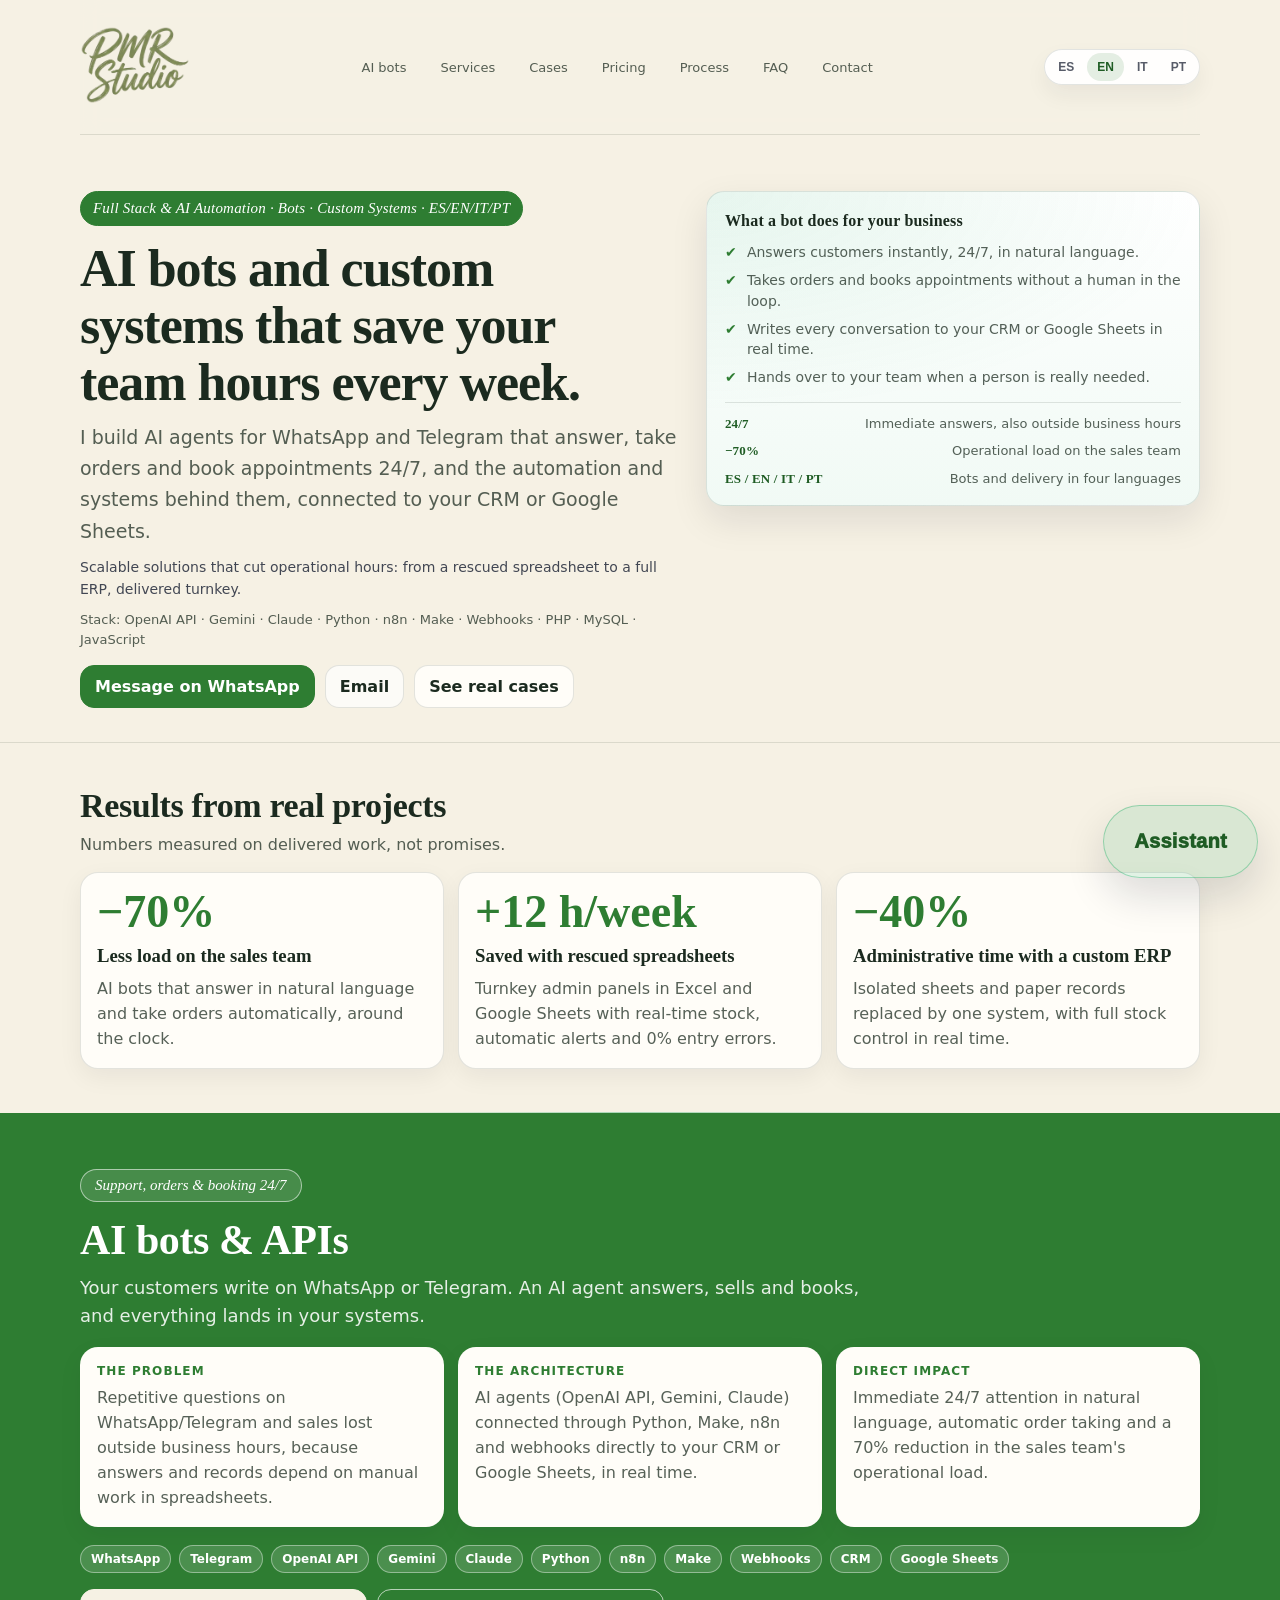
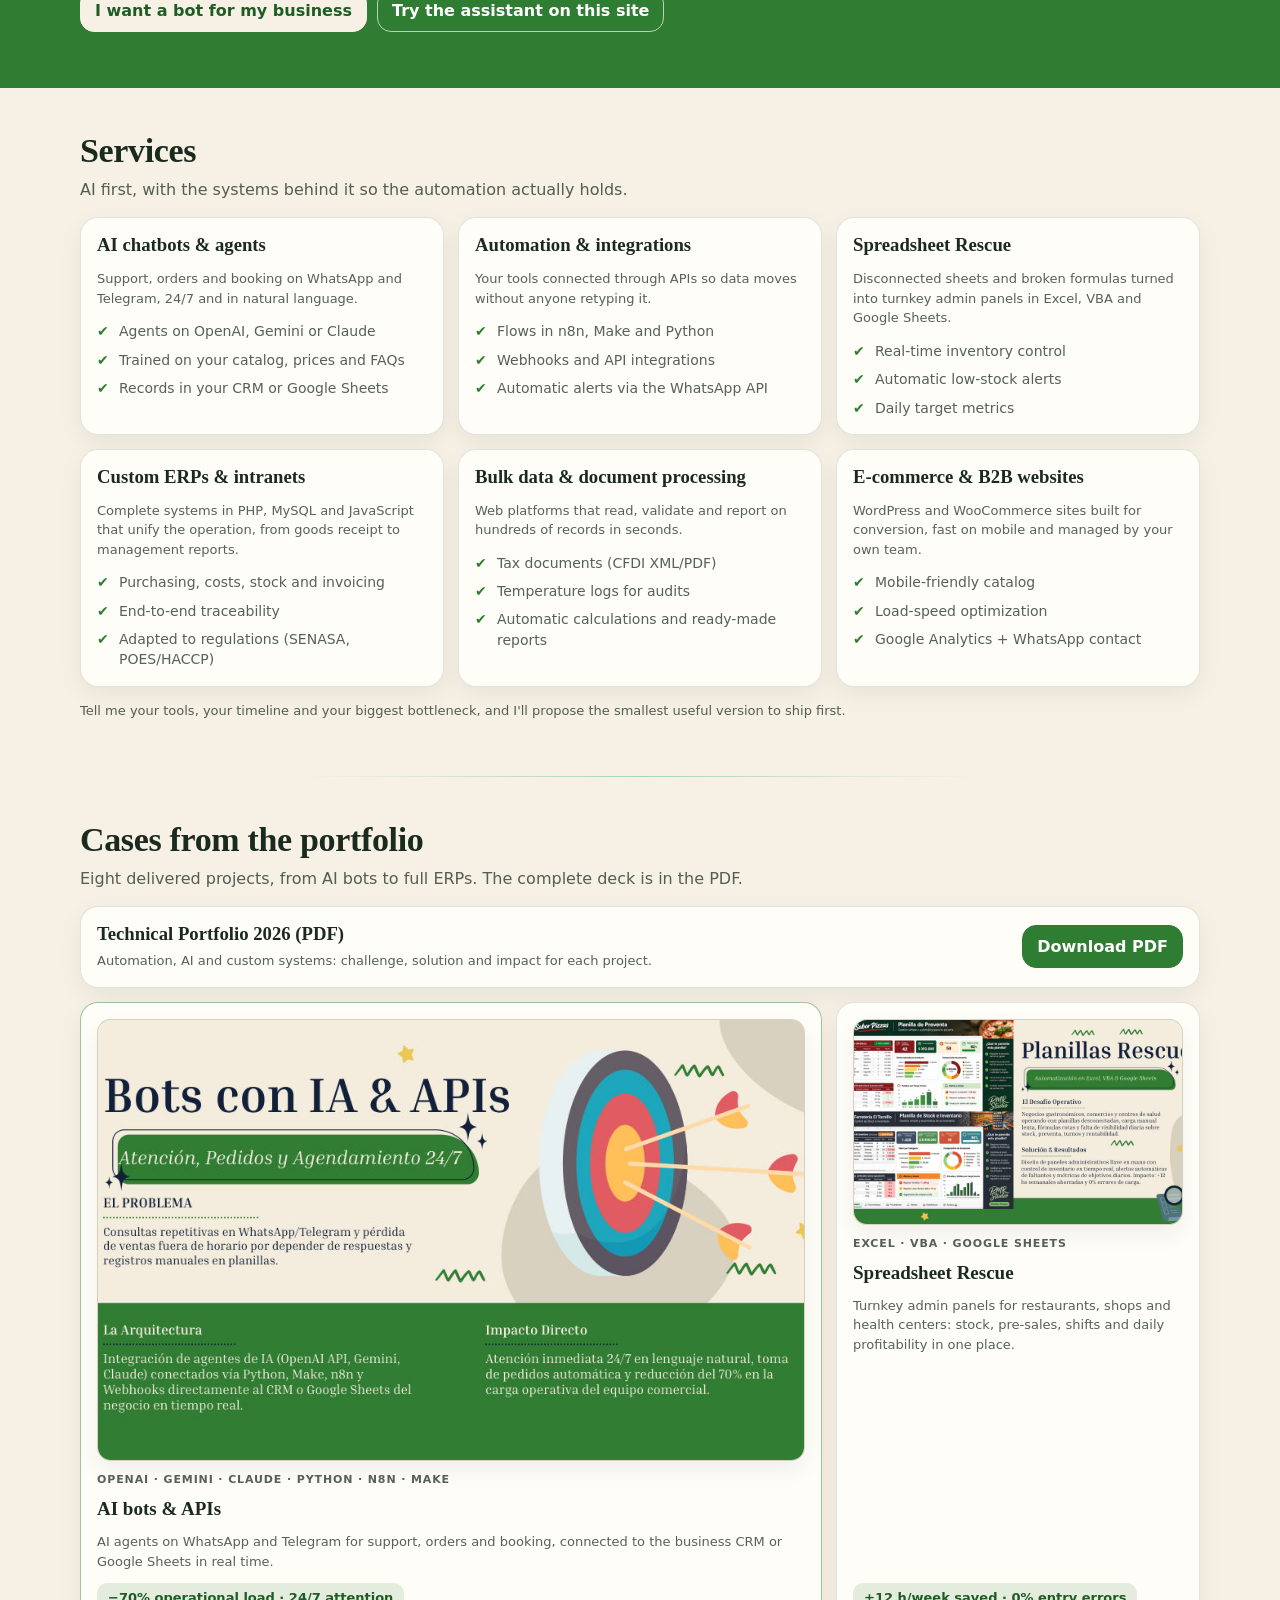
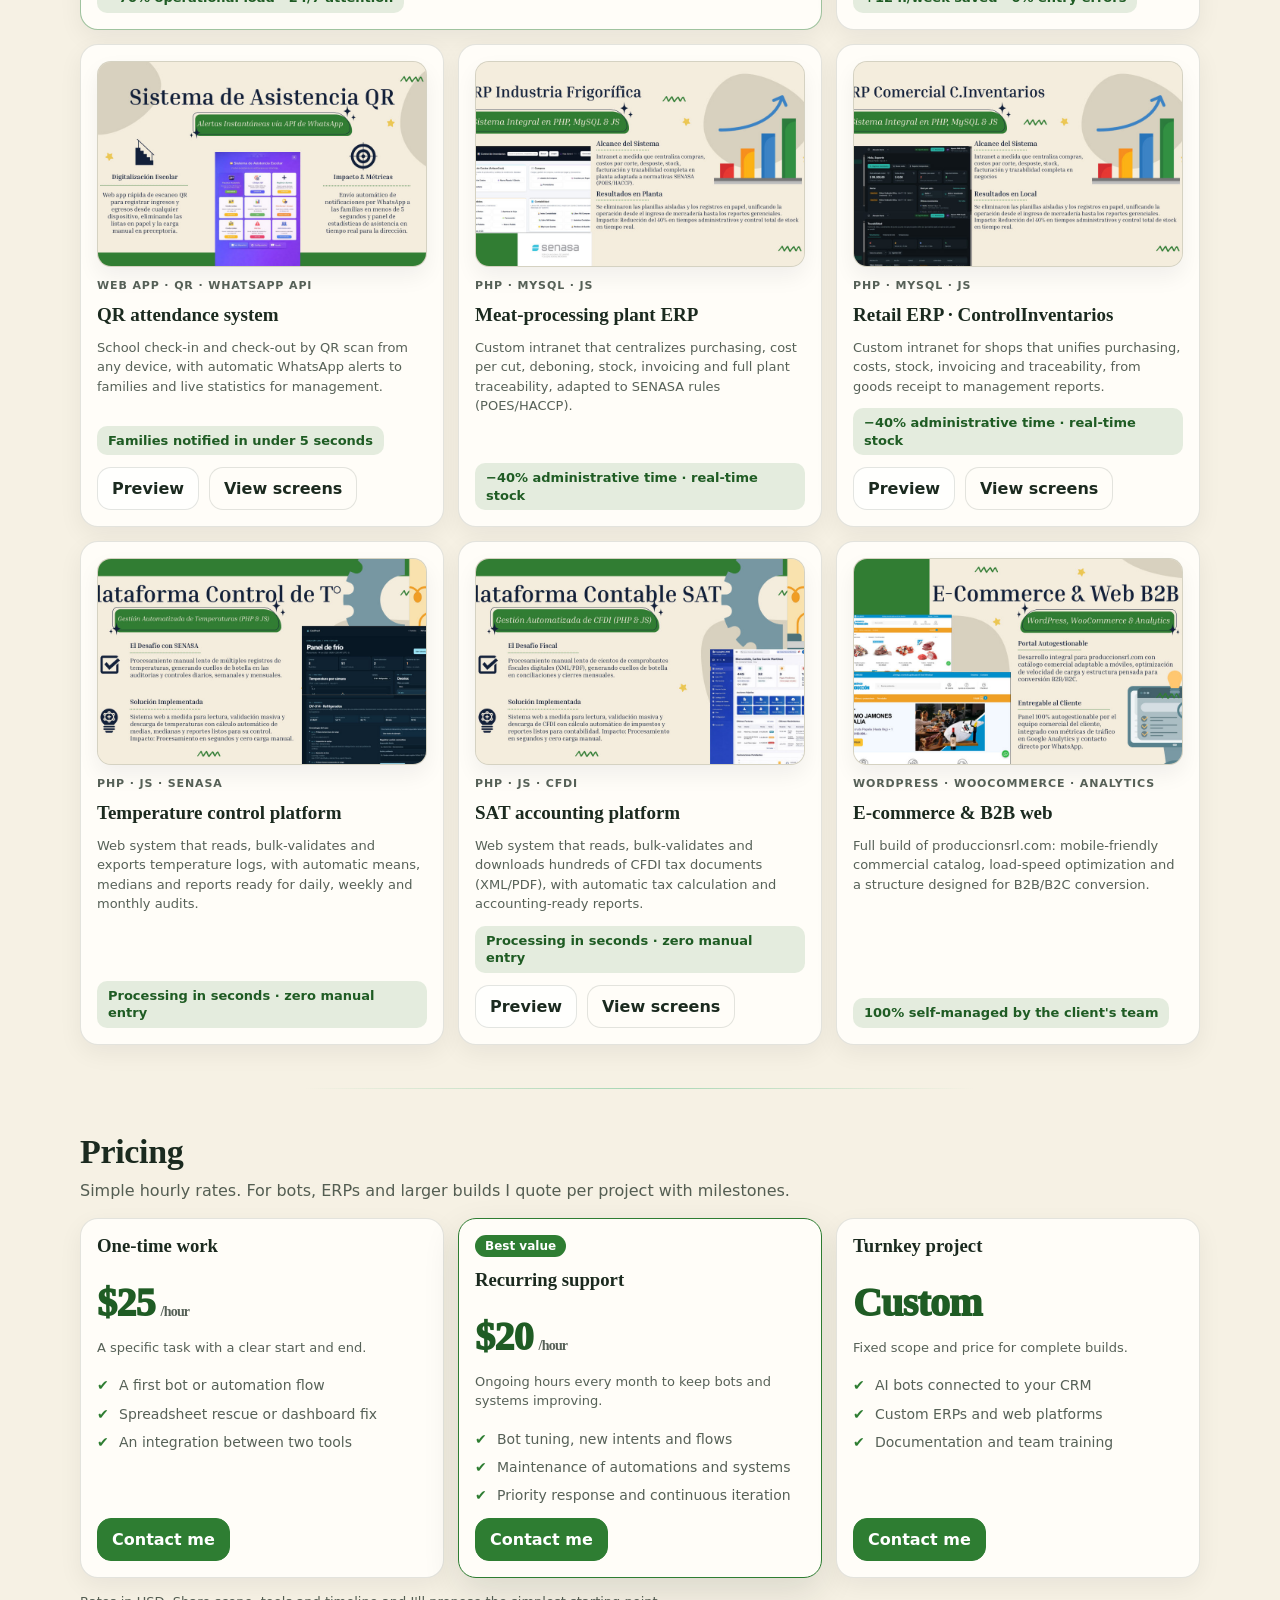
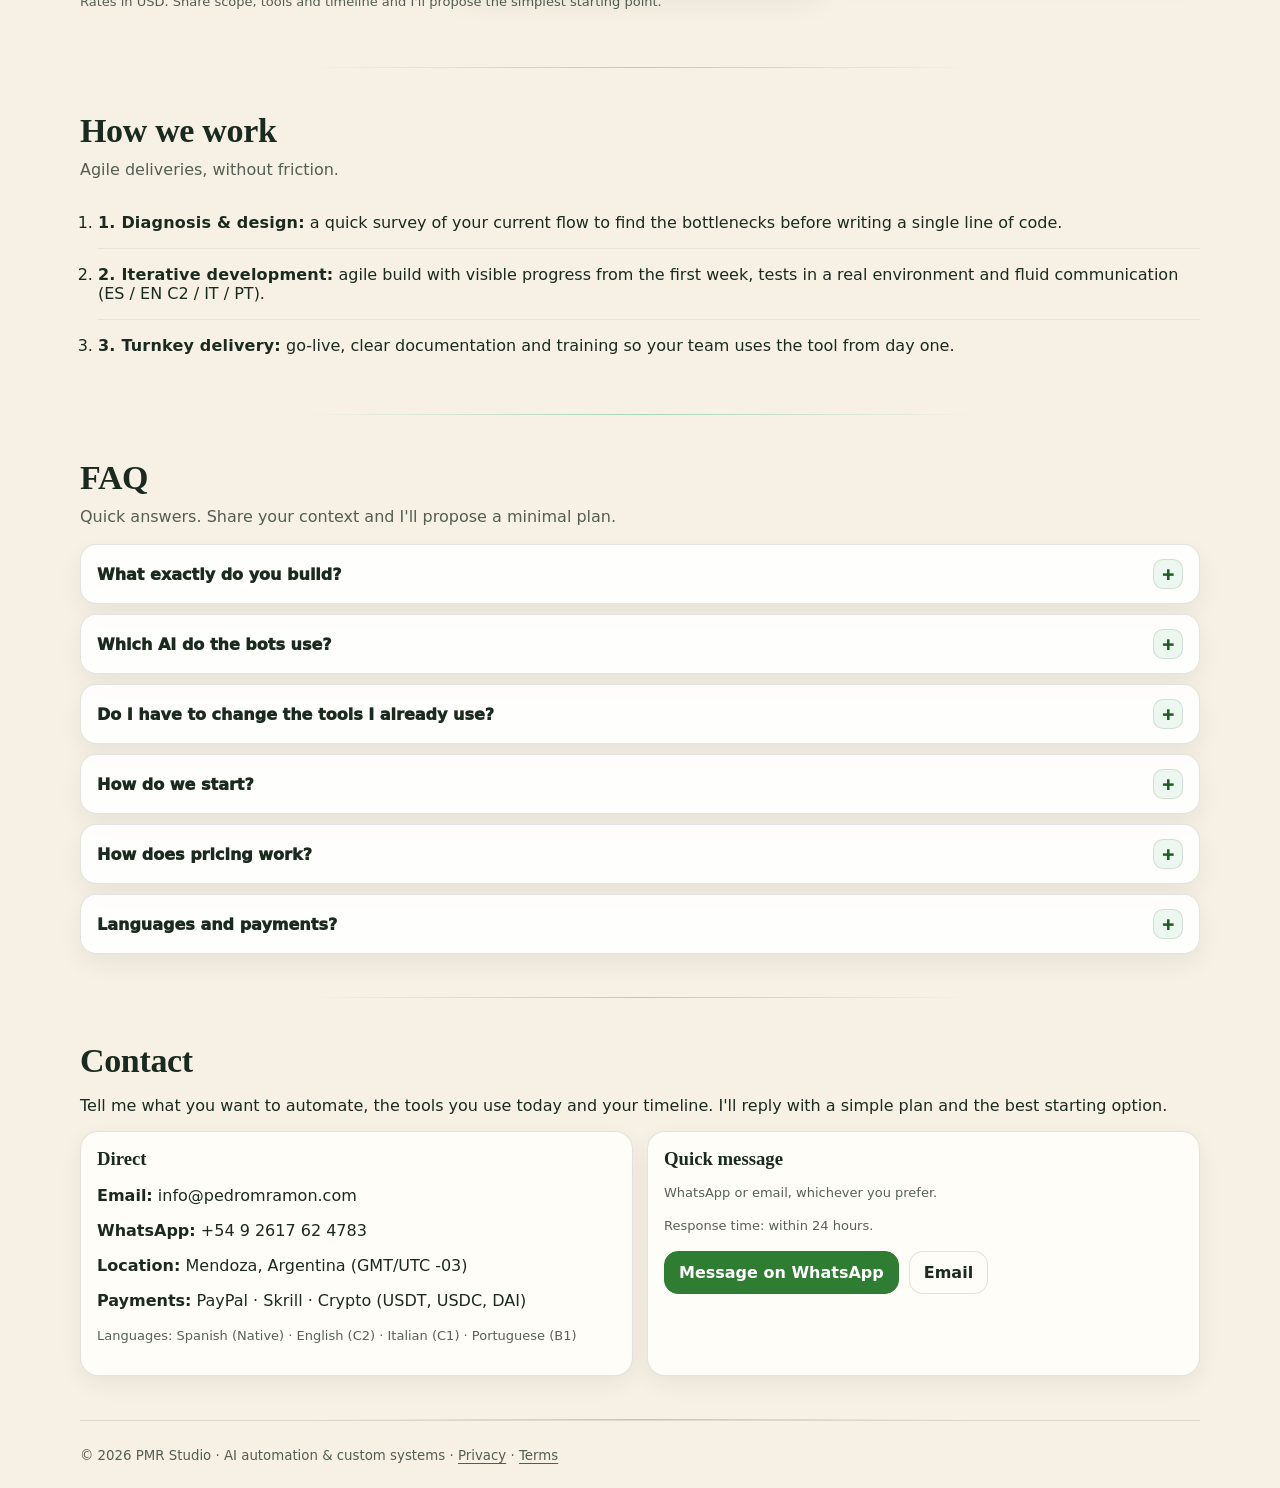
<file: index.html>
<!doctype html>
<html lang="en">
<head>
  <meta charset="utf-8" />
  <meta name="viewport" content="width=device-width,initial-scale=1" />

  <title>PMR Studio | AI Bots, Automation & Custom Systems (ES/EN/IT/PT)</title>
  <meta
    name="description"
    content="AI bots for WhatsApp & Telegram, automation and custom systems that save your team hours of manual work. Full stack & AI automation in ES/EN/IT/PT."
  />
  <meta name="robots" content="index, follow" />
  <link rel="canonical" href="https://pmrstudio.site/" />

  <!-- Favicons -->
  <link rel="icon" href="favicon.ico" sizes="any" />
  <link rel="icon" type="image/png" sizes="32x32" href="assets/img/brand/favicon-32x32.png" />
  <link rel="apple-touch-icon" href="assets/img/brand/apple-touch-icon.png" />

  <!-- OpenGraph -->
  <meta property="og:title" content="PMR Studio | AI Bots, Automation & Custom Systems (ES/EN/IT/PT)" />
  <meta property="og:description" content="AI bots that answer, take orders and book 24/7, plus automation and custom systems connected to your CRM or Google Sheets." />
  <meta property="og:type" content="website" />
  <meta property="og:url" content="https://pmrstudio.site/" />
  <meta property="og:image" content="https://pmrstudio.site/assets/img/brand/og-cover.jpg" />
  <meta property="og:locale" content="en_US" />

  <!-- Twitter -->
  <meta name="twitter:card" content="summary_large_image" />
  <meta name="twitter:title" content="PMR Studio | AI Bots, Automation & Custom Systems (ES/EN/IT/PT)" />
  <meta name="twitter:description" content="AI bots, automation and custom systems that save hours of manual work." />
  <meta name="twitter:image" content="https://pmrstudio.site/assets/img/brand/og-cover.jpg" />

  <meta name="theme-color" content="#2e7d32" />

  <!-- Structured data -->
  <script type="application/ld+json">
  {
    "@context": "https://schema.org",
    "@type": "ProfessionalService",
    "name": "PMR Studio",
    "url": "https://pmrstudio.site/",
    "description": "Full Stack & AI Automation: AI bots for WhatsApp and Telegram, workflow automation, custom ERPs and internal systems (ES/EN/IT/PT).",
    "areaServed": "Worldwide",
    "founder": { "@type": "Person", "name": "Pedro M. Ramón" },
    "email": "info@pedromramon.com",
    "telephone": "+54 9 2617 62 4783",
    "address": { "@type": "PostalAddress", "addressLocality": "Mendoza", "addressCountry": "AR" },
    "knowsLanguage": ["en","es","it","pt"],
    "sameAs": ["https://www.workana.com/freelancer/1f096dfb4228fc9669b3d3e833f9e162"]
  }
  </script>

  <link rel="stylesheet" href="assets/style.css?v=20261127" />
</head>

<body>
  <a id="top"></a>

  <!-- HEADER -->
  <header class="container header" data-header>
    <a href="#top" class="brand brand-logo" aria-label="Back to top">
      <img src="assets/img/brand/logo-pmrstudio.png" alt="PMR Studio" />
    </a>

    <div class="nav-wrap" data-navwrap>
      <nav id="site-nav" class="nav" data-nav>
        <a href="#ai" data-i18n="nav_ai">AI bots</a>
        <a href="#services" data-i18n="nav_services">Services</a>
        <a href="#portfolio" data-i18n="nav_portfolio">Cases</a>
        <a href="#tiers" data-i18n="nav_tiers">Pricing</a>
        <a href="#process" data-i18n="nav_process">Process</a>
        <a href="#faq" data-i18n="nav_faq">FAQ</a>
        <a href="#contact" data-i18n="nav_contact">Contact</a>
      </nav>
    </div>

    <div class="header-actions">
      <div class="lang" aria-label="Language switch">
        <button class="chip" data-lang="es" aria-pressed="false">ES</button>
        <button class="chip is-active" data-lang="en" aria-pressed="true">EN</button>
        <button class="chip" data-lang="it" aria-pressed="false">IT</button>
        <button class="chip" data-lang="pt" aria-pressed="false">PT</button>
      </div>

      <button class="burger" type="button" aria-label="Open menu" aria-controls="site-nav" aria-expanded="false" data-burger>
        <span></span><span></span><span></span>
      </button>
    </div>
  </header>

  <main>
    <!-- HERO -->
    <section class="hero">
      <div class="container hero-inner">
        <div class="hero-copy">
          <span class="pill" data-i18n="hero_pill">Full Stack & AI Automation · Bots · Custom Systems · ES/EN/IT/PT</span>

          <h1 data-i18n="hero_h1">AI bots and custom systems that save your team hours every week.</h1>

          <p class="lead" data-i18n="hero_lead">
            I build AI agents for WhatsApp and Telegram that answer, take orders and book appointments 24/7, and the automation and systems behind them, connected to your CRM or Google Sheets.
          </p>

          <p class="hero-micro" data-i18n="hero_micro">
            Scalable solutions that cut operational hours: from a rescued spreadsheet to a full ERP, delivered turnkey.
          </p>

          <p class="small hero-stack" data-i18n="hero_stack">
            Stack: OpenAI API · Gemini · Claude · Python · n8n · Make · Webhooks · PHP · MySQL · JavaScript
          </p>

          <div class="cta">
            <a class="btn primary" href="https://wa.me/5492617624783" target="_blank" rel="noopener" data-i18n="cta_whatsapp">Message on WhatsApp</a>
            <a class="btn ghost" href="mailto:info@pedromramon.com" data-i18n="cta_email">Email</a>
            <a class="btn" href="#portfolio" data-i18n="cta_cases">See real cases</a>
          </div>
        </div>

        <aside class="hero-card card lift">
          <h3 data-i18n="hero_card_title">What a bot does for your business</h3>

          <ul class="checklist">
            <li data-i18n="hero_card_b1">Answers customers instantly, 24/7, in natural language.</li>
            <li data-i18n="hero_card_b2">Takes orders and books appointments without a human in the loop.</li>
            <li data-i18n="hero_card_b3">Writes every conversation to your CRM or Google Sheets in real time.</li>
            <li data-i18n="hero_card_b4">Hands over to your team when a person is really needed.</li>
          </ul>

          <div class="hero-kpis">
            <div class="hero-kpi">
              <strong>24/7</strong>
              <span data-i18n="hero_kpi1_l">Immediate answers, also outside business hours</span>
            </div>
            <div class="hero-kpi">
              <strong>−70%</strong>
              <span data-i18n="hero_kpi2_l">Operational load on the sales team</span>
            </div>
            <div class="hero-kpi">
              <strong>ES / EN / IT / PT</strong>
              <span data-i18n="hero_kpi3_l">Bots and delivery in four languages</span>
            </div>
          </div>
        </aside>
      </div>
    </section>

    <!-- RESULTS -->
    <section id="proof" class="container section">
      <h2 data-i18n="proof_title">Results from real projects</h2>
      <p class="sub" data-i18n="proof_sub">Numbers measured on delivered work, not promises.</p>

      <div class="grid">
        <article class="card lift reveal stat">
          <div class="stat-num">−70%</div>
          <h3 data-i18n="proof1_t">Less load on the sales team</h3>
          <p data-i18n="proof1_d">AI bots that answer in natural language and take orders automatically, around the clock.</p>
        </article>

        <article class="card lift reveal stat">
          <div class="stat-num" data-i18n="proof2_n">+12 h/week</div>
          <h3 data-i18n="proof2_t">Saved with rescued spreadsheets</h3>
          <p data-i18n="proof2_d">Turnkey admin panels in Excel and Google Sheets with real-time stock, automatic alerts and 0% entry errors.</p>
        </article>

        <article class="card lift reveal stat">
          <div class="stat-num">−40%</div>
          <h3 data-i18n="proof3_t">Administrative time with a custom ERP</h3>
          <p data-i18n="proof3_d">Isolated sheets and paper records replaced by one system, with full stock control in real time.</p>
        </article>
      </div>
    </section>

    <!-- AI BOTS (featured) -->
    <section id="ai" class="band">
      <div class="container">
        <span class="band-tag" data-i18n="ai_tag">Support, orders & booking 24/7</span>
        <h2 data-i18n="ai_title">AI bots & APIs</h2>
        <p class="sub" data-i18n="ai_sub">
          Your customers write on WhatsApp or Telegram. An AI agent answers, sells and books, and everything lands in your systems.
        </p>

        <div class="grid">
          <div class="card reveal">
            <strong class="eyebrow" data-i18n="ai_p_t">The problem</strong>
            <p data-i18n="ai_p_d">Repetitive questions on WhatsApp/Telegram and sales lost outside business hours, because answers and records depend on manual work in spreadsheets.</p>
          </div>
          <div class="card reveal">
            <strong class="eyebrow" data-i18n="ai_a_t">The architecture</strong>
            <p data-i18n="ai_a_d">AI agents (OpenAI API, Gemini, Claude) connected through Python, Make, n8n and webhooks directly to your CRM or Google Sheets, in real time.</p>
          </div>
          <div class="card reveal">
            <strong class="eyebrow" data-i18n="ai_i_t">Direct impact</strong>
            <p data-i18n="ai_i_d">Immediate 24/7 attention in natural language, automatic order taking and a 70% reduction in the sales team's operational load.</p>
          </div>
        </div>

        <div class="badges" aria-hidden="true">
          <span class="badge">WhatsApp</span>
          <span class="badge">Telegram</span>
          <span class="badge">OpenAI API</span>
          <span class="badge">Gemini</span>
          <span class="badge">Claude</span>
          <span class="badge">Python</span>
          <span class="badge">n8n</span>
          <span class="badge">Make</span>
          <span class="badge">Webhooks</span>
          <span class="badge">CRM</span>
          <span class="badge">Google Sheets</span>
        </div>

        <div class="cta">
          <a class="btn primary" href="https://wa.me/5492617624783" target="_blank" rel="noopener" data-i18n="ai_cta">I want a bot for my business</a>
          <button class="btn" type="button" data-chat-open data-i18n="ai_try">Try the assistant on this site</button>
        </div>
      </div>
    </section>

    <!-- SERVICES -->
    <section id="services" class="container section">
      <h2 data-i18n="services_title">Services</h2>
      <p class="sub" data-i18n="services_sub">AI first, with the systems behind it so the automation actually holds.</p>

      <div class="grid">
        <article class="card lift reveal">
          <h3 data-i18n="svc1_t">AI chatbots & agents</h3>
          <p class="small" data-i18n="svc1_d">Support, orders and booking on WhatsApp and Telegram, 24/7 and in natural language.</p>
          <ul class="checklist">
            <li data-i18n="svc1_b1">Agents on OpenAI, Gemini or Claude</li>
            <li data-i18n="svc1_b2">Trained on your catalog, prices and FAQs</li>
            <li data-i18n="svc1_b3">Records in your CRM or Google Sheets</li>
          </ul>
        </article>

        <article class="card lift reveal">
          <h3 data-i18n="svc2_t">Automation & integrations</h3>
          <p class="small" data-i18n="svc2_d">Your tools connected through APIs so data moves without anyone retyping it.</p>
          <ul class="checklist">
            <li data-i18n="svc2_b1">Flows in n8n, Make and Python</li>
            <li data-i18n="svc2_b2">Webhooks and API integrations</li>
            <li data-i18n="svc2_b3">Automatic alerts via the WhatsApp API</li>
          </ul>
        </article>

        <article class="card lift reveal">
          <h3 data-i18n="svc3_t">Spreadsheet Rescue</h3>
          <p class="small" data-i18n="svc3_d">Disconnected sheets and broken formulas turned into turnkey admin panels in Excel, VBA and Google Sheets.</p>
          <ul class="checklist">
            <li data-i18n="svc3_b1">Real-time inventory control</li>
            <li data-i18n="svc3_b2">Automatic low-stock alerts</li>
            <li data-i18n="svc3_b3">Daily target metrics</li>
          </ul>
        </article>

        <article class="card lift reveal">
          <h3 data-i18n="svc4_t">Custom ERPs & intranets</h3>
          <p class="small" data-i18n="svc4_d">Complete systems in PHP, MySQL and JavaScript that unify the operation, from goods receipt to management reports.</p>
          <ul class="checklist">
            <li data-i18n="svc4_b1">Purchasing, costs, stock and invoicing</li>
            <li data-i18n="svc4_b2">End-to-end traceability</li>
            <li data-i18n="svc4_b3">Adapted to regulations (SENASA, POES/HACCP)</li>
          </ul>
        </article>

        <article class="card lift reveal">
          <h3 data-i18n="svc5_t">Bulk data & document processing</h3>
          <p class="small" data-i18n="svc5_d">Web platforms that read, validate and report on hundreds of records in seconds.</p>
          <ul class="checklist">
            <li data-i18n="svc5_b1">Tax documents (CFDI XML/PDF)</li>
            <li data-i18n="svc5_b2">Temperature logs for audits</li>
            <li data-i18n="svc5_b3">Automatic calculations and ready-made reports</li>
          </ul>
        </article>

        <article class="card lift reveal">
          <h3 data-i18n="svc6_t">E-commerce & B2B websites</h3>
          <p class="small" data-i18n="svc6_d">WordPress and WooCommerce sites built for conversion, fast on mobile and managed by your own team.</p>
          <ul class="checklist">
            <li data-i18n="svc6_b1">Mobile-friendly catalog</li>
            <li data-i18n="svc6_b2">Load-speed optimization</li>
            <li data-i18n="svc6_b3">Google Analytics + WhatsApp contact</li>
          </ul>
        </article>
      </div>

      <p class="small note" data-i18n="services_note">
        Tell me your tools, your timeline and your biggest bottleneck, and I'll propose the smallest useful version to ship first.
      </p>
    </section>

    <!-- PORTFOLIO -->
    <section id="portfolio" class="container section">
      <h2 data-i18n="portfolio_title">Cases from the portfolio</h2>
      <p class="sub" data-i18n="portfolio_sub">Eight delivered projects, from AI bots to full ERPs. The complete deck is in the PDF.</p>

      <div class="card lift reveal portfolio-main">
        <div>
          <h3 data-i18n="portfolio_deck_title">Technical Portfolio 2026 (PDF)</h3>
          <p class="small" data-i18n="portfolio_deck_desc">Automation, AI and custom systems: challenge, solution and impact for each project.</p>
        </div>
        <a class="btn primary" href="docs/portfolio/pmrstudio_portfolio_2026.pdf" target="_blank" rel="noopener" data-i18n="portfolio_btn">Download PDF</a>
      </div>

      <div class="thumbs">
        <article class="card lift reveal thumb case-featured">
          <img class="case-img" src="assets/img/cases/bots-ia.jpg" alt="AI bots & APIs" loading="lazy" width="960" height="540" />
          <span class="case-tech">OpenAI · Gemini · Claude · Python · n8n · Make</span>
          <h4 data-i18n="c1_t">AI bots & APIs</h4>
          <p class="small" data-i18n="c1_d">AI agents on WhatsApp and Telegram for support, orders and booking, connected to the business CRM or Google Sheets in real time.</p>
          <span class="impact" data-i18n="c1_i">−70% operational load · 24/7 attention</span>
        </article>

        <article class="card lift reveal thumb">
          <img class="case-img" src="assets/img/cases/planillas.jpg" alt="Spreadsheet Rescue" loading="lazy" width="960" height="540" />
          <span class="case-tech">Excel · VBA · Google Sheets</span>
          <h4 data-i18n="c2_t">Spreadsheet Rescue</h4>
          <p class="small" data-i18n="c2_d">Turnkey admin panels for restaurants, shops and health centers: stock, pre-sales, shifts and daily profitability in one place.</p>
          <span class="impact" data-i18n="c2_i">+12 h/week saved · 0% entry errors</span>
        </article>

        <article class="card lift reveal thumb">
          <img class="case-img" src="assets/img/cases/asistencia-qr.jpg" alt="QR attendance system" loading="lazy" width="960" height="540" />
          <span class="case-tech">Web app · QR · WhatsApp API</span>
          <h4 data-i18n="c3_t">QR attendance system</h4>
          <p class="small" data-i18n="c3_d">School check-in and check-out by QR scan from any device, with automatic WhatsApp alerts to families and live statistics for management.</p>
          <span class="impact" data-i18n="c3_i">Families notified in under 5 seconds</span>
          <div class="case-actions">
            <button type="button" class="btn ghost" data-pdf-preview data-pdf="/docs/portfolio/Sistema_de_alumnos.pdf" data-i18n="pf_preview">Preview</button>
            <a class="btn" href="docs/portfolio/Sistema_de_alumnos.pdf" target="_blank" rel="noopener" data-i18n="pf_view_pdf">View screens</a>
          </div>
        </article>

        <article class="card lift reveal thumb">
          <img class="case-img" src="assets/img/cases/erp-frigorifico.jpg" alt="Meat-processing plant ERP" loading="lazy" width="960" height="540" />
          <span class="case-tech">PHP · MySQL · JS</span>
          <h4 data-i18n="c4_t">Meat-processing plant ERP</h4>
          <p class="small" data-i18n="c4_d">Custom intranet that centralizes purchasing, cost per cut, deboning, stock, invoicing and full plant traceability, adapted to SENASA rules (POES/HACCP).</p>
          <span class="impact" data-i18n="c4_i">−40% administrative time · real-time stock</span>
        </article>

        <article class="card lift reveal thumb">
          <img class="case-img" src="assets/img/cases/erp-comercial.jpg" alt="Retail ERP ControlInventarios" loading="lazy" width="960" height="540" />
          <span class="case-tech">PHP · MySQL · JS</span>
          <h4 data-i18n="c5_t">Retail ERP · ControlInventarios</h4>
          <p class="small" data-i18n="c5_d">Custom intranet for shops that unifies purchasing, costs, stock, invoicing and traceability, from goods receipt to management reports.</p>
          <span class="impact" data-i18n="c5_i">−40% administrative time · real-time stock</span>
          <div class="case-actions">
            <button type="button" class="btn ghost" data-pdf-preview data-pdf="/docs/portfolio/erp_ControlInventarios.pdf" data-i18n="pf_preview">Preview</button>
            <a class="btn" href="docs/portfolio/erp_ControlInventarios.pdf" target="_blank" rel="noopener" data-i18n="pf_view_pdf">View screens</a>
          </div>
        </article>

        <article class="card lift reveal thumb">
          <img class="case-img" src="assets/img/cases/control-temperatura.jpg" alt="Temperature control platform" loading="lazy" width="960" height="540" />
          <span class="case-tech">PHP · JS · SENASA</span>
          <h4 data-i18n="c6_t">Temperature control platform</h4>
          <p class="small" data-i18n="c6_d">Web system that reads, bulk-validates and exports temperature logs, with automatic means, medians and reports ready for daily, weekly and monthly audits.</p>
          <span class="impact" data-i18n="c6_i">Processing in seconds · zero manual entry</span>
        </article>

        <article class="card lift reveal thumb">
          <img class="case-img" src="assets/img/cases/contable-sat.jpg" alt="SAT accounting platform" loading="lazy" width="960" height="540" />
          <span class="case-tech">PHP · JS · CFDI</span>
          <h4 data-i18n="c7_t">SAT accounting platform</h4>
          <p class="small" data-i18n="c7_d">Web system that reads, bulk-validates and downloads hundreds of CFDI tax documents (XML/PDF), with automatic tax calculation and accounting-ready reports.</p>
          <span class="impact" data-i18n="c7_i">Processing in seconds · zero manual entry</span>
          <div class="case-actions">
            <button type="button" class="btn ghost" data-pdf-preview data-pdf="/docs/portfolio/erp_contable.pdf" data-i18n="pf_preview">Preview</button>
            <a class="btn" href="docs/portfolio/erp_contable.pdf" target="_blank" rel="noopener" data-i18n="pf_view_pdf">View screens</a>
          </div>
        </article>

        <article class="card lift reveal thumb">
          <img class="case-img" src="assets/img/cases/ecommerce-b2b.jpg" alt="E-commerce & B2B web" loading="lazy" width="960" height="540" />
          <span class="case-tech">WordPress · WooCommerce · Analytics</span>
          <h4 data-i18n="c8_t">E-commerce & B2B web</h4>
          <p class="small" data-i18n="c8_d">Full build of produccionsrl.com: mobile-friendly commercial catalog, load-speed optimization and a structure designed for B2B/B2C conversion.</p>
          <span class="impact" data-i18n="c8_i">100% self-managed by the client's team</span>
        </article>
      </div>
    </section>

    <!-- PRICING -->
    <section id="tiers" class="container section">
      <h2 data-i18n="tiers_title">Pricing</h2>
      <p class="sub" data-i18n="tiers_sub">Simple hourly rates. For bots, ERPs and larger builds I quote per project with milestones.</p>

      <div class="tiers-grid">
        <article class="card lift reveal tier">
          <h3 data-i18n="tier1_title">One-time work</h3>
          <div class="price">$25<span data-i18n="per_hour">/hour</span></div>
          <p class="small" data-i18n="tier1_desc">A specific task with a clear start and end.</p>
          <ul class="checklist">
            <li data-i18n="tier1_b1">A first bot or automation flow</li>
            <li data-i18n="tier1_b2">Spreadsheet rescue or dashboard fix</li>
            <li data-i18n="tier1_b3">An integration between two tools</li>
          </ul>
          <a class="btn primary" href="#contact" data-i18n="tier_cta">Contact me</a>
        </article>

        <article class="card lift reveal tier tier-highlight">
          <span class="tier-flag" data-i18n="tier2_flag">Best value</span>
          <h3 data-i18n="tier2_title">Recurring support</h3>
          <div class="price">$20<span data-i18n="per_hour">/hour</span></div>
          <p class="small" data-i18n="tier2_desc">Ongoing hours every month to keep bots and systems improving.</p>
          <ul class="checklist">
            <li data-i18n="tier2_b1">Bot tuning, new intents and flows</li>
            <li data-i18n="tier2_b2">Maintenance of automations and systems</li>
            <li data-i18n="tier2_b3">Priority response and continuous iteration</li>
          </ul>
          <a class="btn primary" href="#contact" data-i18n="tier_cta">Contact me</a>
        </article>

        <article class="card lift reveal tier">
          <h3 data-i18n="tier3_title">Turnkey project</h3>
          <div class="price" data-i18n="tier3_price">Custom</div>
          <p class="small" data-i18n="tier3_desc">Fixed scope and price for complete builds.</p>
          <ul class="checklist">
            <li data-i18n="tier3_b1">AI bots connected to your CRM</li>
            <li data-i18n="tier3_b2">Custom ERPs and web platforms</li>
            <li data-i18n="tier3_b3">Documentation and team training</li>
          </ul>
          <a class="btn primary" href="#contact" data-i18n="tier_cta">Contact me</a>
        </article>
      </div>

      <p class="small note" data-i18n="tiers_note">Rates in USD. Share scope, tools and timeline and I'll propose the simplest starting point.</p>
    </section>

    <!-- PROCESS -->
    <section id="process" class="container section">
      <h2 data-i18n="process_title">How we work</h2>
      <p class="sub" data-i18n="process_sub">Agile deliveries, without friction.</p>

      <ol class="steps">
        <li>
          <strong data-i18n="p1_b">1. Diagnosis & design:</strong>
          <span data-i18n="p1">a quick survey of your current flow to find the bottlenecks before writing a single line of code.</span>
        </li>
        <li>
          <strong data-i18n="p2_b">2. Iterative development:</strong>
          <span data-i18n="p2">agile build with visible progress from the first week, tests in a real environment and fluid communication (ES / EN C2 / IT / PT).</span>
        </li>
        <li>
          <strong data-i18n="p3_b">3. Turnkey delivery:</strong>
          <span data-i18n="p3">go-live, clear documentation and training so your team uses the tool from day one.</span>
        </li>
      </ol>
    </section>

    <!-- FAQ -->
    <section id="faq" class="container section">
      <h2 data-i18n="faq_title">FAQ</h2>
      <p class="sub" data-i18n="faq_sub">Quick answers. Share your context and I'll propose a minimal plan.</p>

      <div class="faq">
        <details class="reveal">
          <summary data-i18n="faq_q1">What exactly do you build?</summary>
          <div class="faq-body" data-i18n="faq_a1">AI bots for WhatsApp and Telegram, automations between your tools, rescued spreadsheets, custom ERPs and web platforms. The common goal: fewer manual hours and reliable data.</div>
        </details>

        <details class="reveal">
          <summary data-i18n="faq_q2">Which AI do the bots use?</summary>
          <div class="faq-body" data-i18n="faq_a2">OpenAI API, Gemini or Claude, depending on the case and budget. They are connected with Python, Make, n8n and webhooks to your CRM or Google Sheets.</div>
        </details>

        <details class="reveal">
          <summary data-i18n="faq_q3">Do I have to change the tools I already use?</summary>
          <div class="faq-body" data-i18n="faq_a3">Not necessarily. The bot or automation plugs into what you already have. If the toolset itself is the problem, I propose a migration path with clear tradeoffs.</div>
        </details>

        <details class="reveal">
          <summary data-i18n="faq_q4">How do we start?</summary>
          <div class="faq-body" data-i18n="faq_a4">With a short diagnosis of your current flow. Then I build in iterations with visible progress from the first week, and deliver turnkey with documentation and training.</div>
        </details>

        <details class="reveal">
          <summary data-i18n="faq_q5">How does pricing work?</summary>
          <div class="faq-body" data-i18n="faq_a5">$25/hour for one-time work and $20/hour for recurring support. Bots, ERPs and larger builds are quoted per project with milestones.</div>
        </details>

        <details class="reveal">
          <summary data-i18n="faq_q6">Languages and payments?</summary>
          <div class="faq-body" data-i18n="faq_a6">I work in Spanish, English, Italian and Portuguese. Payments by PayPal, Skrill or crypto (USDT/USDC/DAI).</div>
        </details>
      </div>
    </section>

    <!-- CONTACT -->
    <section id="contact" class="container section">
      <h2 data-i18n="contact_title">Contact</h2>
      <p data-i18n="contact_desc">Tell me what you want to automate, the tools you use today and your timeline. I'll reply with a simple plan and the best starting option.</p>

      <div class="contact-grid">
        <div class="card lift reveal">
          <h3 data-i18n="contact_direct">Direct</h3>

          <p>
            <strong data-i18n="contact_email_b">Email:</strong>
            <a href="mailto:info@pedromramon.com">info@pedromramon.com</a>
          </p>
          <p>
            <strong data-i18n="contact_wa_b">WhatsApp:</strong>
            <a href="https://wa.me/5492617624783" target="_blank" rel="noopener">+54 9 2617 62 4783</a>
          </p>
          <p>
            <strong data-i18n="contact_loc_b">Location:</strong>
            <span data-i18n="contact_loc">Mendoza, Argentina (GMT/UTC -03)</span>
          </p>
          <p>
            <strong data-i18n="pay_b">Payments:</strong>
            <span data-i18n="pay_v">PayPal · Skrill · Crypto (USDT, USDC, DAI)</span>
          </p>
          <p class="small" data-i18n="langs_line">Languages: Spanish (Native) · English (C2) · Italian (C1) · Portuguese (B1)</p>
        </div>

        <div class="card lift reveal">
          <h3 data-i18n="contact_fast">Quick message</h3>
          <p class="small" data-i18n="contact_fast_desc">WhatsApp or email, whichever you prefer.</p>
          <p class="small" data-i18n="response_time">Response time: within 24 hours.</p>

          <div class="cta">
            <a class="btn primary" href="https://wa.me/5492617624783" target="_blank" rel="noopener" data-i18n="cta_whatsapp">Message on WhatsApp</a>
            <a class="btn" href="mailto:info@pedromramon.com" data-i18n="cta_email">Email</a>
          </div>
        </div>
      </div>
    </section>

    <!-- CHATBOT UI -->
    <button class="chat-fab" type="button" aria-label="Open assistant" data-chat-open data-i18n="chat_open">Assistant</button>

    <div class="chat-panel" data-chat-panel hidden aria-live="polite">
      <div class="chat-head">
        <div class="chat-title">
          <strong data-i18n="chat_title">PMR Assistant</strong>
          <div class="chat-sub" data-i18n="chat_sub">Ask about AI bots, services, pricing, payments or next steps.</div>
        </div>
        <button class="chat-close" type="button" aria-label="Close chat" data-chat-close>×</button>
      </div>

      <div class="chat-msgs" data-chat-msgs></div>

      <form class="chat-input" data-chat-form>
        <input
          type="text"
          inputmode="text"
          autocomplete="off"
          placeholder="Type a question…"
          aria-label="Type your message"
          data-chat-text
          data-i18n="chat_placeholder"
          data-i18n-attr="placeholder"
        />
        <button class="chat-send" type="submit" data-chat-send data-i18n="chat_send">Send</button>
      </form>
    </div>

    <!-- PDF PREVIEW MODAL -->
    <dialog id="pdfPreview" class="pdf-modal" aria-label="PDF preview">
      <div class="pdf-modal__top">
        <strong id="pdfPreviewTitle" data-i18n="pf_modal_title">Preview</strong>
        <button type="button" class="btn ghost" data-close data-i18n="pf_close">Close</button>
      </div>

      <iframe id="pdfPreviewFrame" class="pdf-modal__frame" title="PDF Preview" loading="lazy"></iframe>

      <div class="pdf-modal__actions">
        <a id="pdfPreviewOpen" class="btn" target="_blank" rel="noopener" data-i18n="pf_open_tab">Open in new tab</a>
      </div>
    </dialog>
  </main>

  <footer class="container footer">
    <small>
      © <span id="year"></span>
      <span data-i18n="footer">PMR Studio · AI automation & custom systems</span>
      <span> · </span>
      <a href="legal/privacy.html" data-i18n="footer_privacy">Privacy</a>
      <span> · </span>
      <a href="legal/terms.html" data-i18n="footer_terms">Terms</a>
    </small>
  </footer>

  <!-- Scripts -->
  <script src="assets/js/i18n.js?v=20261128" defer></script>
  <script src="assets/js/main.js?v=20261127" defer></script>
  <script src="assets/js/chatbot.js?v=20261128" defer></script>
  <script src="assets/js/pdf-preview.js?v=2026-01-10" defer></script>
</body>
</html>
</file>
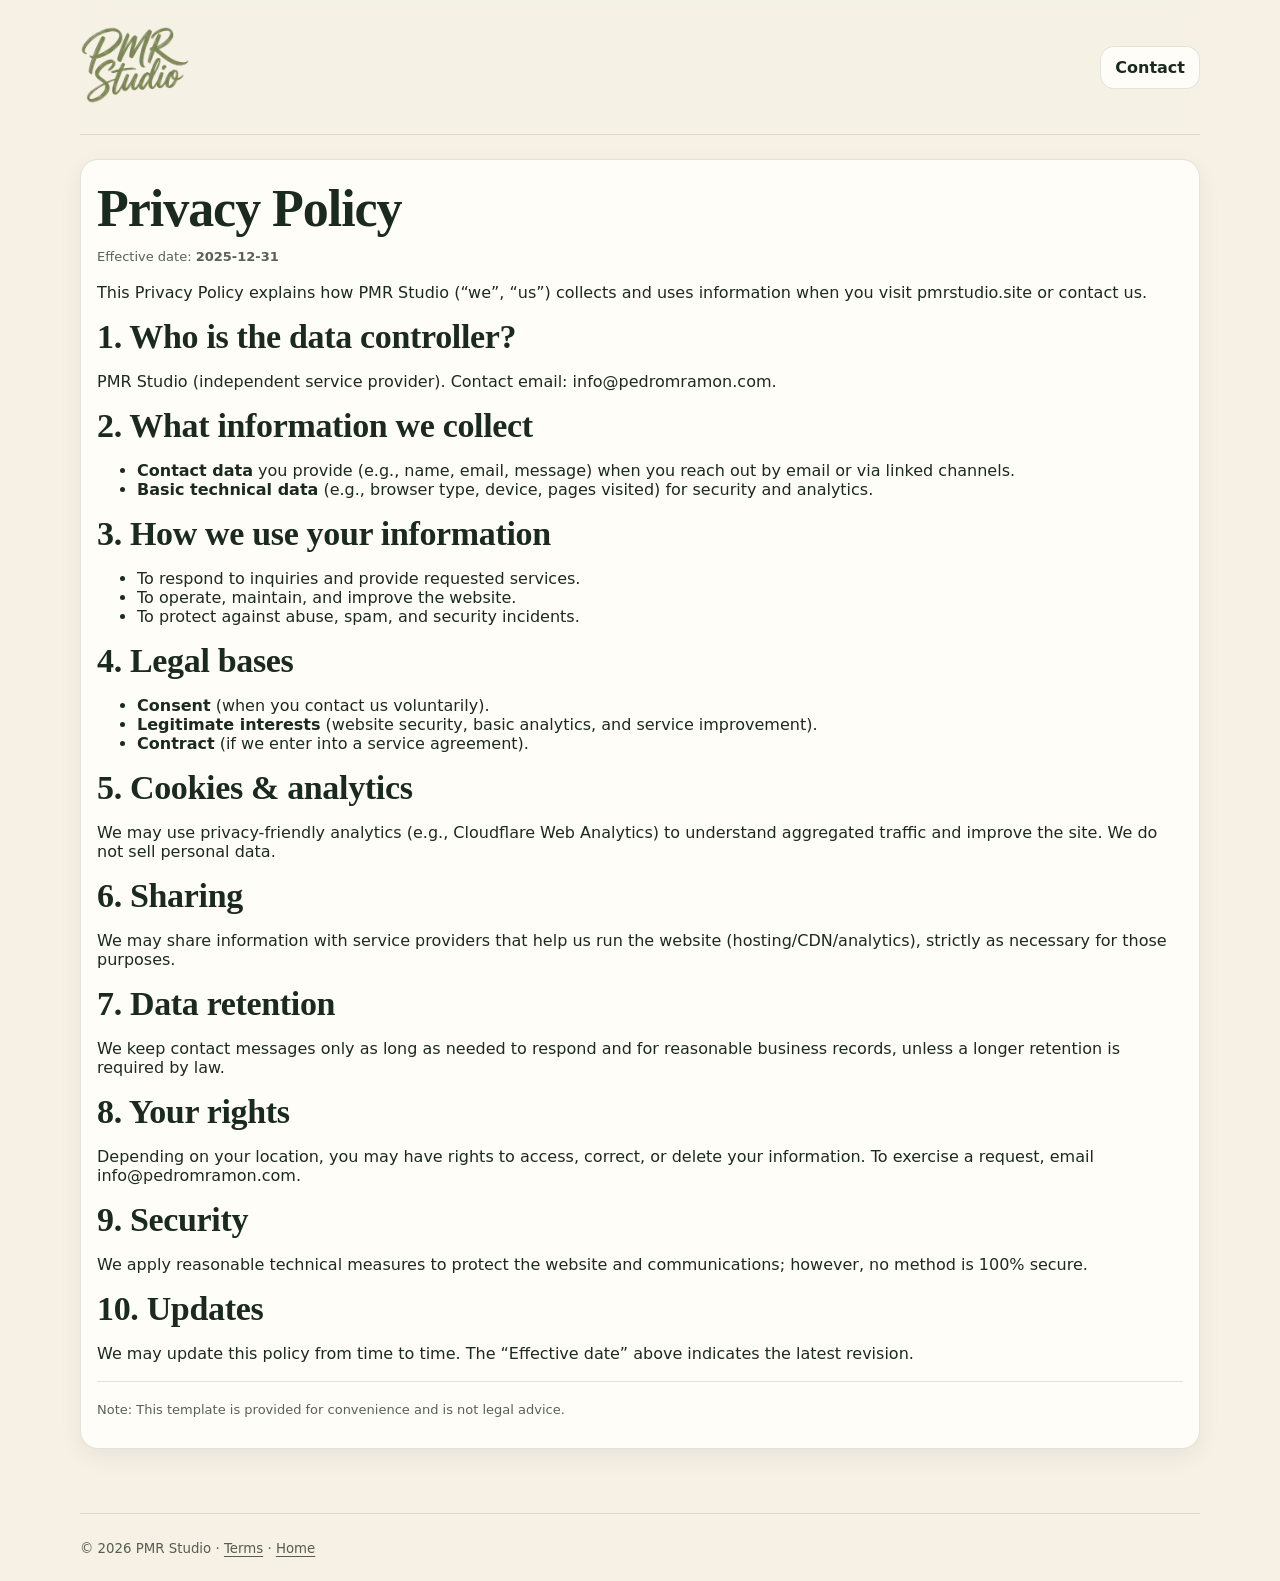
<file: legal/privacy.html>
<!doctype html>
<html lang="en">
<head>
  <meta charset="utf-8" />
  <meta name="viewport" content="width=device-width,initial-scale=1" />
  <title>Privacy Policy | PMR Studio</title>
  <meta name="description" content="Privacy Policy for PMR Studio." />
  <meta name="robots" content="index, follow" />
  <link rel="stylesheet" href="../assets/style.css?v=20261127" />
</head>

<body>
  <a id="top"></a>

  <header class="container header" data-header>
    <a href="../#top" class="brand brand-logo" aria-label="Back to home">
      <img src="../assets/img/brand/logo-pmrstudio.png" alt="PMR Studio" />
    </a>

    <div class="header-actions">
      <a class="btn" href="../#contact">Contact</a>
    </div>
  </header>

  <main class="container" style="padding:24px 0 64px;">
    <div class="card">
      <h1 style="margin-top:4px;">Privacy Policy</h1>
      <p class="small" style="margin-top:6px;">
        Effective date: <strong>2025-12-31</strong>
      </p>

      <p>
        This Privacy Policy explains how PMR Studio (“we”, “us”) collects and uses information when you visit
        pmrstudio.site or contact us.
      </p>

      <h2>1. Who is the data controller?</h2>
      <p>
        PMR Studio (independent service provider). Contact email:
        <a href="mailto:info@pedromramon.com">info@pedromramon.com</a>.
      </p>

      <h2>2. What information we collect</h2>
      <ul>
        <li><strong>Contact data</strong> you provide (e.g., name, email, message) when you reach out by email or via linked channels.</li>
        <li><strong>Basic technical data</strong> (e.g., browser type, device, pages visited) for security and analytics.</li>
      </ul>

      <h2>3. How we use your information</h2>
      <ul>
        <li>To respond to inquiries and provide requested services.</li>
        <li>To operate, maintain, and improve the website.</li>
        <li>To protect against abuse, spam, and security incidents.</li>
      </ul>

      <h2>4. Legal bases</h2>
      <ul>
        <li><strong>Consent</strong> (when you contact us voluntarily).</li>
        <li><strong>Legitimate interests</strong> (website security, basic analytics, and service improvement).</li>
        <li><strong>Contract</strong> (if we enter into a service agreement).</li>
      </ul>

      <h2>5. Cookies & analytics</h2>
      <p>
        We may use privacy-friendly analytics (e.g., Cloudflare Web Analytics) to understand aggregated traffic
        and improve the site. We do not sell personal data.
      </p>

      <h2>6. Sharing</h2>
      <p>
        We may share information with service providers that help us run the website (hosting/CDN/analytics),
        strictly as necessary for those purposes.
      </p>

      <h2>7. Data retention</h2>
      <p>
        We keep contact messages only as long as needed to respond and for reasonable business records,
        unless a longer retention is required by law.
      </p>

      <h2>8. Your rights</h2>
      <p>
        Depending on your location, you may have rights to access, correct, or delete your information.
        To exercise a request, email <a href="mailto:info@pedromramon.com">info@pedromramon.com</a>.
      </p>

      <h2>9. Security</h2>
      <p>
        We apply reasonable technical measures to protect the website and communications; however, no method
        is 100% secure.
      </p>

      <h2>10. Updates</h2>
      <p>
        We may update this policy from time to time. The “Effective date” above indicates the latest revision.
      </p>

      <hr style="margin:18px 0; border:none; border-top:1px solid var(--line);" />

      <p class="small">
        Note: This template is provided for convenience and is not legal advice.
      </p>
    </div>
  </main>

  <footer class="container footer">
    <small>
      © <span id="year"></span> PMR Studio ·
      <a href="../legal/terms.html">Terms</a> ·
      <a href="../#top">Home</a>
    </small>
  </footer>

  <script src="../assets/js/main.js"></script>
</body>
</html>
</file>
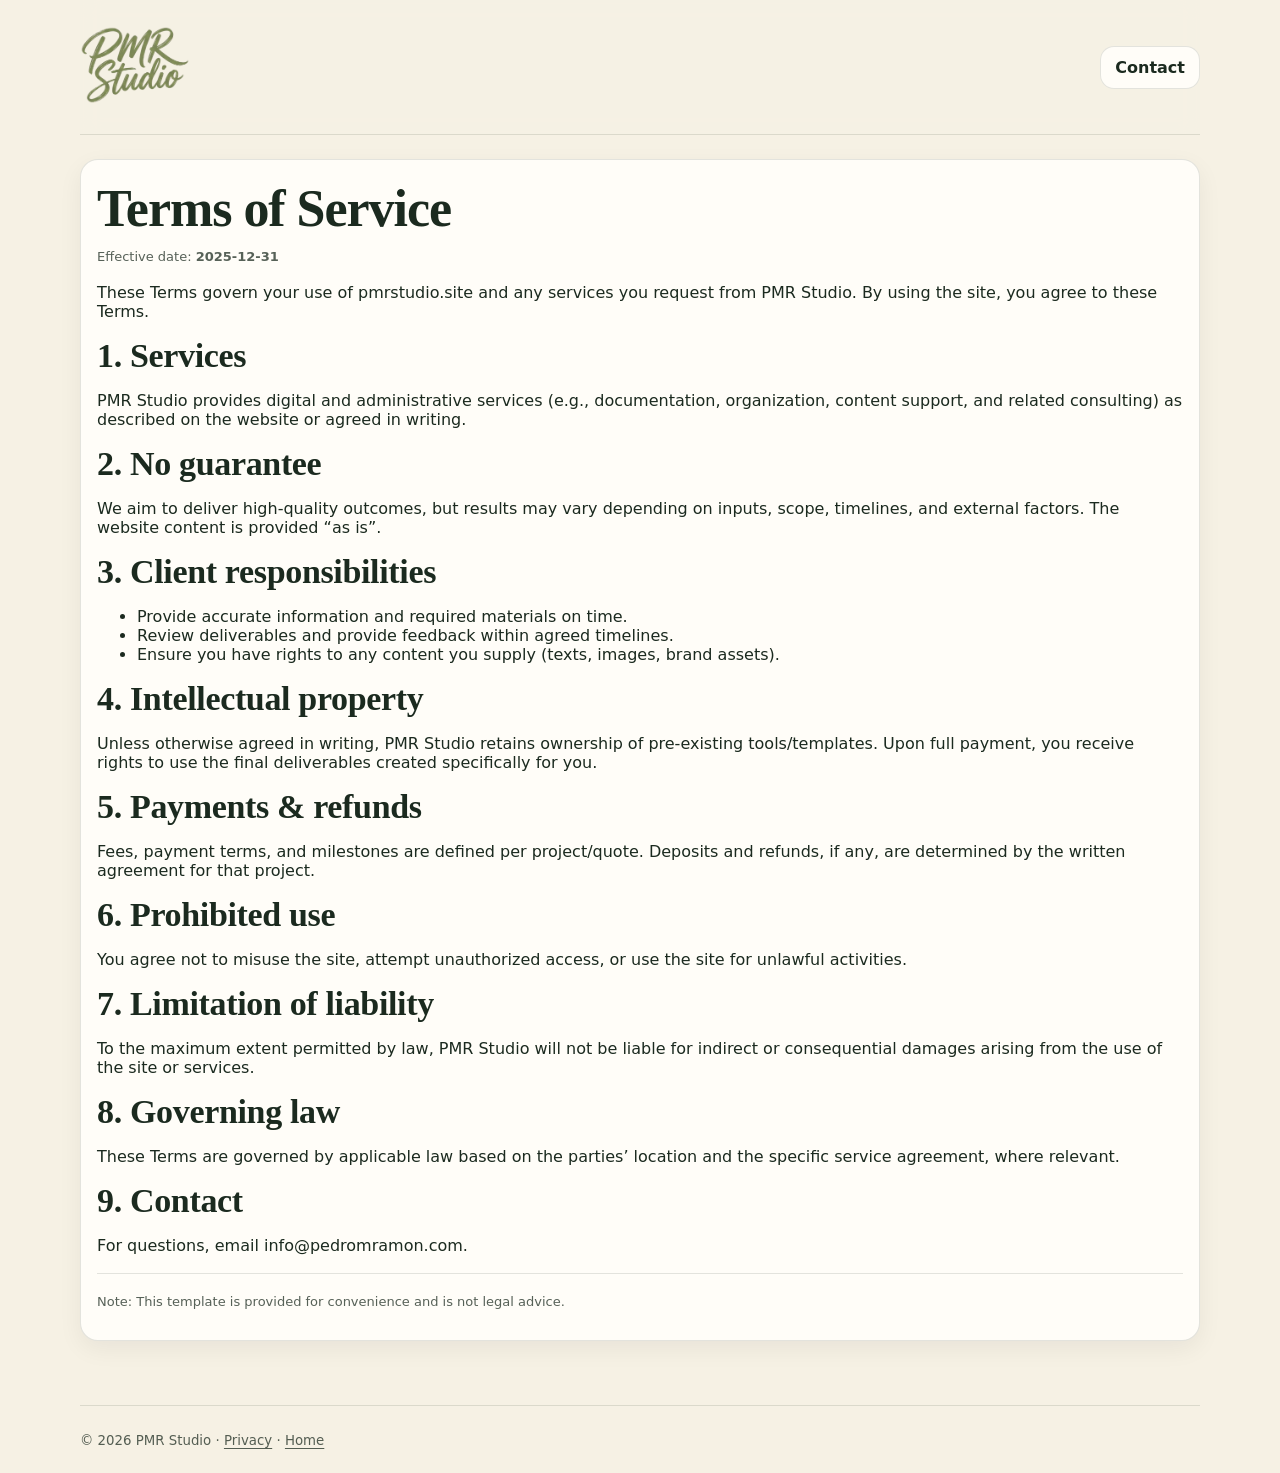
<file: legal/terms.html>
<!doctype html>
<html lang="en">
<head>
  <meta charset="utf-8" />
  <meta name="viewport" content="width=device-width,initial-scale=1" />
  <title>Terms of Service | PMR Studio</title>
  <meta name="description" content="Terms of Service for PMR Studio." />
  <meta name="robots" content="index, follow" />
  <link rel="stylesheet" href="../assets/style.css?v=20261127" />
</head>

<body>
  <a id="top"></a>

  <header class="container header" data-header>
    <a href="../#top" class="brand brand-logo" aria-label="Back to home">
      <img src="../assets/img/brand/logo-pmrstudio.png" alt="PMR Studio" />
    </a>

    <div class="header-actions">
      <a class="btn" href="../#contact">Contact</a>
    </div>
  </header>

  <main class="container" style="padding:24px 0 64px;">
    <div class="card">
      <h1 style="margin-top:4px;">Terms of Service</h1>
      <p class="small" style="margin-top:6px;">
        Effective date: <strong>2025-12-31</strong>
      </p>

      <p>
        These Terms govern your use of pmrstudio.site and any services you request from PMR Studio.
        By using the site, you agree to these Terms.
      </p>

      <h2>1. Services</h2>
      <p>
        PMR Studio provides digital and administrative services (e.g., documentation, organization, content support,
        and related consulting) as described on the website or agreed in writing.
      </p>

      <h2>2. No guarantee</h2>
      <p>
        We aim to deliver high-quality outcomes, but results may vary depending on inputs, scope, timelines,
        and external factors. The website content is provided “as is”.
      </p>

      <h2>3. Client responsibilities</h2>
      <ul>
        <li>Provide accurate information and required materials on time.</li>
        <li>Review deliverables and provide feedback within agreed timelines.</li>
        <li>Ensure you have rights to any content you supply (texts, images, brand assets).</li>
      </ul>

      <h2>4. Intellectual property</h2>
      <p>
        Unless otherwise agreed in writing, PMR Studio retains ownership of pre-existing tools/templates.
        Upon full payment, you receive rights to use the final deliverables created specifically for you.
      </p>

      <h2>5. Payments & refunds</h2>
      <p>
        Fees, payment terms, and milestones are defined per project/quote. Deposits and refunds, if any,
        are determined by the written agreement for that project.
      </p>

      <h2>6. Prohibited use</h2>
      <p>
        You agree not to misuse the site, attempt unauthorized access, or use the site for unlawful activities.
      </p>

      <h2>7. Limitation of liability</h2>
      <p>
        To the maximum extent permitted by law, PMR Studio will not be liable for indirect or consequential damages
        arising from the use of the site or services.
      </p>

      <h2>8. Governing law</h2>
      <p>
        These Terms are governed by applicable law based on the parties’ location and the specific service agreement,
        where relevant.
      </p>

      <h2>9. Contact</h2>
      <p>
        For questions, email <a href="mailto:info@pedromramon.com">info@pedromramon.com</a>.
      </p>

      <hr style="margin:18px 0; border:none; border-top:1px solid var(--line);" />

      <p class="small">
        Note: This template is provided for convenience and is not legal advice.
      </p>
    </div>
  </main>

  <footer class="container footer">
    <small>
      © <span id="year"></span> PMR Studio ·
      <a href="../legal/privacy.html">Privacy</a> ·
      <a href="../#top">Home</a>
    </small>
  </footer>

  <script src="../assets/js/main.js"></script>
</body>
</html>
</file>
<file: assets/style.css>
/* =====================================================
   PMR STUDIO – STYLE.CSS (CLEAN / CONSOLIDATED)
   - Fixed header/nav
   - Progressive reveal (never hides content if JS fails)
   - Premium FAQ + Chatbot (single source of truth)
   ===================================================== */

/* =========================
   1) TOKENS / BASE
   ========================= */
:root{
  --bg:#f7fbf9;
  --bg2:#ffffff;
  --text:#0f172a;
  --muted:rgba(15,23,42,0.70);

  --card:#ffffff;
  --card2:#f1faf5;

  --line:rgba(15,23,42,0.10);
  --line2:rgba(15,23,42,0.16);

  --accent:#0ea35a;
  --accent2:#0b7a44;
  --accentSoft:rgba(14,163,90,0.14);

  --shadow:0 10px 30px rgba(15,23,42,0.08);
}

*{ box-sizing:border-box; }

html,body{
  margin:0;
  padding:0;
  background:linear-gradient(180deg,var(--bg),#eef7f2);
  color:var(--text);
  font-family:ui-sans-serif,system-ui,-apple-system,Segoe UI,Roboto,Arial;
}

html{
  scroll-behavior:smooth;
  scroll-padding-top: var(--header-offset, 92px);
}

@media (prefers-reduced-motion: reduce){
  html{ scroll-behavior:auto; }
}

a{ color:inherit; text-decoration:none; }

.underline{
  text-decoration:underline;
  text-underline-offset:3px;
}

:focus-visible{
  outline:2px solid rgba(14,163,90,.45);
  outline-offset:2px;
  border-radius:12px;
}

.container{
  width:min(1120px,92%);
  margin:0 auto;
}

section[id]{ scroll-margin-top: var(--header-offset, 92px); }

/* =========================
   2) TYPOGRAPHY
   ========================= */
h1{
  margin:14px 0 10px;
  font-size:clamp(30px,4vw,48px);
  letter-spacing:-0.02em;
  line-height:1.08;
}
h2{
  margin:0 0 10px;
  font-size:26px;
  font-weight:800;
  letter-spacing:-0.01em;
}
h3{ margin:0 0 10px; font-weight:800; }
h4{ margin:0 0 8px; font-weight:800; }

.lead{
  color:var(--muted);
  font-size:19px;
  line-height:1.65;
  margin:0;
  max-width:62ch;
}
.sub{
  color:var(--muted);
  margin:0 0 18px;
}
.small{
  font-size:13px;
  color:var(--muted);
  line-height:1.5;
}

/* =========================
   3) HEADER / NAV (FIXED)
   ========================= */
.header{
  display:flex;
  align-items:center;
  justify-content:space-between;
  gap:12px;
  flex-wrap:nowrap;

  padding:10px 0;
  position:sticky;
  top:0;
  z-index:50;

  background:rgba(247,251,249,.86);
  backdrop-filter:blur(10px);
  border-bottom:1px solid var(--line);

  transition:padding .18s ease, box-shadow .18s ease, background .18s ease;
}
.header.is-compact{
  background:rgba(247,251,249,.94);
  box-shadow:0 10px 28px rgba(15,23,42,.10);
}

.brand-logo{ flex:0 0 auto; }
.brand-logo img{
  width:110px;
  height:110px;
  object-fit:contain;
  transition:transform .25s ease, width .18s ease, height .18s ease;
}
.header.is-compact .brand-logo img{
  width:78px;
  height:78px;
}
.brand-logo:hover img{ transform:scale(1.03); }

/* NAV WRAP */
.nav-wrap{
  flex:1 1 auto;
  min-width:0;
  display:flex;
  align-items:center;
  justify-content:center;
}
.nav{
  display:flex;
  align-items:center;
  gap:12px;

  flex-wrap:nowrap;
  white-space:nowrap;
  min-width:0;

  overflow-x:auto;
  -webkit-overflow-scrolling:touch;
  scrollbar-width:none;
}
.nav::-webkit-scrollbar{ display:none; }

.nav a{
  padding:8px 10px;
  border-radius:12px;
  color:var(--muted);
  border:1px solid transparent;
  line-height:1;
  font-size:13px;
}
.nav a:hover{
  background:rgba(15,23,42,.04);
  color:var(--text);
  border-color:var(--line);
}
.nav a.is-active{
  background:rgba(14,163,90,.10);
  border-color:rgba(14,163,90,.25);
  color:var(--accent2);
  font-weight:700;
}

/* ACTIONS: languages + burger */
.header-actions{
  flex:0 0 auto;
  display:flex;
  align-items:center;
  gap:10px;
  flex-wrap:nowrap;
}
.lang{
  display:inline-flex;
  align-items:center;
  gap:3px;
  padding:3px;
  border-radius:999px;
  border:1px solid var(--line);
  background:rgba(255,255,255,.92);
  box-shadow:0 10px 22px rgba(15,23,42,.06);
}
.chip{
  border:0;
  background:transparent;
  padding:8px 10px;
  border-radius:999px;
  cursor:pointer;
  color:rgba(15,23,42,.70);
  font-size:12px;
  line-height:1;
  font-weight:900;
}
.chip:hover{ background:rgba(15,23,42,.04); }
.chip.is-active{
  background:var(--accentSoft);
  color:var(--accent2);
}

/* Burger */
.burger{
  display:none; /* enabled in mobile */
  width:44px;
  height:44px;
  border-radius:14px;
  border:1px solid var(--line);
  background:#fff;
  cursor:pointer;

  align-items:center;
  justify-content:center;
  flex-direction:column;
  gap:4px;

  padding:0;
  box-shadow:0 10px 22px rgba(15,23,42,.10);
  transition:background .15s ease, border-color .15s ease, transform .12s ease, box-shadow .15s ease;
  -webkit-tap-highlight-color: transparent;
  touch-action: manipulation;
}
.burger:hover{
  border-color:rgba(14,163,90,.35);
  background:rgba(14,163,90,.06);
}
.burger:active{ transform:scale(.98); }
.burger span{
  display:block;
  height:2px;
  width:20px;
  background:rgba(15,23,42,.78);
  border-radius:999px;
  transform-origin:center;
  transition:transform .18s ease, opacity .18s ease, background .15s ease;
}
body.nav-open .burger{
  background:var(--accentSoft);
  border-color:rgba(14,163,90,.35);
}
body.nav-open .burger span{ background:var(--accent2); }
body.nav-open .burger span:nth-child(1){ transform:translateY(7px) rotate(45deg); }
body.nav-open .burger span:nth-child(2){ opacity:0; }
body.nav-open .burger span:nth-child(3){ transform:translateY(-7px) rotate(-45deg); }

/* =========================
   4) BUTTONS
   ========================= */
.cta{
  display:flex;
  gap:10px;
  flex-wrap:wrap;
  margin-top:16px;
}
.btn{
  padding:11px 14px;
  border-radius:14px;
  border:1px solid var(--line);
  background:#fff;
}
.btn:hover{
  border-color:var(--line2);
  background:rgba(15,23,42,0.02);
}
.btn.primary{
  background:var(--accentSoft);
  border-color:rgba(14,163,90,.35);
  color:var(--accent2);
  font-weight:900;
}
.btn.ghost{
  background:rgba(255,255,255,.70);
}
.btn.ghost:hover{
  background:rgba(14,163,90,.06);
  border-color:rgba(14,163,90,.25);
  color:var(--accent2);
}
  
/* =========================
   5) SECTIONS / GRID
   ========================= */
.section{
  padding:44px 0;
  position:relative;
}
.section::after{
  content:"";
  position:absolute;
  bottom:0;
  left:50%;
  width:60%;
  height:1px;
  background:linear-gradient(to right, transparent, rgba(14,163,90,0.35), transparent);
  transform:translateX(-50%);
}
.grid{
  display:grid;
  grid-template-columns:repeat(3,1fr);
  gap:14px;
}

/* =========================
   6) CARDS
   ========================= */
.card{
  background:var(--card);
  border:1px solid var(--line);
  border-radius:18px;
  padding:16px;
  box-shadow:0 8px 24px rgba(15,23,42,.06);
}
.lift{ transition:transform .2s ease, box-shadow .2s ease; }
.lift:hover{
  transform:translateY(-4px);
  box-shadow:var(--shadow);
}

/* =========================
   7) HERO
   ========================= */
.hero{
  padding:56px 0 34px;
  border-bottom:1px solid var(--line);
}
.hero-inner{
  display:grid;
  grid-template-columns:minmax(0, 1.1fr) minmax(0, 0.9fr);
  gap:22px;
  align-items:start;
}
.hero-copy{ min-width:0; }

.pill{
  display:inline-block;
  padding:8px 12px;
  border-radius:999px;
  background:rgba(14,163,90,.10);
  border:1px solid rgba(14,163,90,.25);
  color:var(--accent2);
  font-weight:800;
  font-size:14px;
  letter-spacing:0.2px;
}
.hero-micro{
  margin:10px 0 0;
  font-size:14px;
  line-height:1.55;
  color:rgba(15,23,42,0.78);
  max-width:72ch;
}
.hero-card{
  padding:18px;
  border-radius:18px;
  background:
    radial-gradient(900px 400px at 0% 0%, rgba(14,163,90,0.10), transparent 55%),
    linear-gradient(180deg,#fff,#f1faf5);
  border:1px solid var(--line);
  box-shadow:0 14px 36px rgba(15,23,42,0.10);
  align-self:start;
  height:fit-content;
}
.hero-card h3{
  margin:2px 0 12px;
  font-size:16px;
  font-weight:900;
  letter-spacing:0.2px;
}
.checklist{
  list-style:none;
  padding:0;
  margin:0;
  display:flex;
  flex-direction:column;
  gap:8px;
}
.checklist li{
  padding-left:22px;
  position:relative;
  font-size:14px;
  color:var(--muted);
  line-height:1.45;
}
.checklist li::before{
  content:"✔";
  position:absolute;
  left:0;
  top:0;
  color:var(--accent);
  font-weight:900;
}
.hero-kpis{
  margin-top:14px;
  padding-top:12px;
  border-top:1px solid var(--line);
  display:grid;
  gap:10px;
}
.hero-kpi{
  display:flex;
  justify-content:space-between;
  align-items:baseline;
  gap:12px;
}
.hero-kpi strong{
  font-weight:900;
  font-size:13px;
  letter-spacing:0.2px;
  color:var(--text);
  white-space:nowrap;
}
.hero-kpi span{
  font-size:13px;
  color:var(--muted);
  text-align:right;
  line-height:1.35;
}

/* =========================
   7.5) TIERS + AI
   ========================= */
.price{
  font-size:34px;
  font-weight:950;
  letter-spacing:-0.02em;
}
.price span{
  font-size:14px;
  font-weight:800;
  color:var(--muted);
  margin-left:6px;
}
.tier-highlight{
  border-color:rgba(14,163,90,.28);
  box-shadow:0 14px 36px rgba(15,23,42,0.10);
  background:
    radial-gradient(800px 300px at 0% 0%, rgba(14,163,90,0.10), transparent 55%),
    #fff;
}
.badges{
  display:flex;
  flex-wrap:wrap;
  gap:8px;
  margin-top:6px;
}
.badge{
  display:inline-flex;
  align-items:center;
  padding:6px 10px;
  border-radius:999px;
  border:1px solid rgba(14,163,90,.25);
  background:rgba(14,163,90,.08);
  color:var(--accent2);
  font-weight:800;
  font-size:12px;
}

/* =========================
   8) PROCESS
   ========================= */
.steps{
  margin:18px 0 0;
  padding-left:18px;
}
.steps li{
  padding:16px 0;
  border-bottom:1px solid rgba(15,23,42,.06);
}
.steps li:last-child{ border-bottom:none; }
.steps strong{
  font-weight:900;
  letter-spacing:.2px;
}
.step-output{
  margin-top:12px;
  padding:14px 16px;
  border-radius:16px;
  border:1px solid rgba(14,163,90,.25);
  background:
    radial-gradient(600px 200px at 0% 0%, rgba(14,163,90,.12), transparent 55%),
    #fff;
}
.step-output-label{ font-weight:950; font-size:16px; }
.step-output-value{ font-weight:900; font-size:18px; color:var(--accent2); }

/* =========================
   9) OTHER GRIDS
   ========================= */
.tiers-grid,
.portfolio-grid{
  display:grid;
  grid-template-columns:repeat(3,1fr);
  gap:14px;
}
.ai-grid,
.contact-grid{
  display:grid;
  grid-template-columns:1fr 1fr;
  gap:14px;
}

/* TIERS layout */
.tiers-grid{ align-items:stretch; }
#tiers .tier{
  height:100%;
  display:flex;
  flex-direction:column;
  gap:12px;
}
#tiers .tier ul{ margin:6px 0 0; }
#tiers .tier p.small{ margin:0; }
#tiers .tier .btn{ margin-top:auto; align-self:flex-start; }

/* =========================
   10) FOOTER
   ========================= */
.footer{
  padding:24px 0;
  border-top:1px solid var(--line);
  color:var(--muted);
}
.footer a{
  text-decoration:underline;
  text-underline-offset:3px;
  color:inherit;
}
.footer a:hover{ color:var(--text); }

/* =========================
   11) REVEAL (SAFE)
   Progressive enhancement:
   - By default: content is visible.
   - If JS wants animation: it sets data-reveal="pending"
   ========================= */
.reveal{
  opacity:1;
  transform:none;
}
.reveal[data-reveal="pending"]{
  opacity:0;
  transform:translateY(18px);
  transition:opacity .6s ease, transform .6s ease;
}
.reveal.is-visible{
  opacity:1;
  transform:none;
}
@media (prefers-reduced-motion: reduce){
  .reveal[data-reveal="pending"]{ transition:none; transform:none; opacity:1; }
}

/* =========================
   12) PORTFOLIO THUMBS (mockups)
   ========================= */
.thumbs{
  display:grid;
  grid-template-columns:repeat(3,1fr);
  gap:14px;
  margin-top:14px;
}
.thumb{
  display:flex;
  flex-direction:column;
  gap:12px;
  padding:16px;
}
.thumb-top{ display:flex; flex-direction:column; gap:2px; }
.thumb-visual{
  border:1px solid var(--line);
  border-radius:14px;
  background:
    radial-gradient(700px 220px at 0% 0%, rgba(14,163,90,0.10), transparent 55%),
    linear-gradient(180deg,#fff,#f1faf5);
  padding:12px;
  min-height:92px;
}
.thumb-bar{
  height:10px;
  border-radius:999px;
  background:rgba(15,23,42,.10);
  margin-bottom:10px;
}
.thumb-line{
  height:8px;
  border-radius:999px;
  background:rgba(15,23,42,.10);
  margin:8px 0;
}
.thumb-line.short{ width:70%; }
.thumb-chip{
  width:120px;
  height:18px;
  border-radius:999px;
  background:rgba(14,163,90,.12);
  border:1px solid rgba(14,163,90,.25);
  margin-bottom:10px;
}
.thumb-grid{
  height:64px;
  border-radius:12px;
  border:1px dashed rgba(15,23,42,.12);
  background:
    linear-gradient(to right, rgba(15,23,42,.08) 1px, transparent 1px) 0 0/24px 24px,
    linear-gradient(to bottom, rgba(15,23,42,.08) 1px, transparent 1px) 0 0/24px 24px;
}

/* =========================
   13) FAQ (premium)
   ========================= */
.faq{
  display:grid;
  gap:10px;
  margin-top:12px;
}
.faq details{
  border:1px solid var(--line);
  border-radius:16px;
  background:rgba(255,255,255,.88);
  box-shadow:0 10px 26px rgba(15,23,42,.06);
  overflow:hidden;
}
.faq summary{
  cursor:pointer;
  list-style:none;
  padding:14px 16px;
  font-weight:950;
  display:flex;
  align-items:center;
  justify-content:space-between;
  gap:12px;
}
.faq summary::-webkit-details-marker{ display:none; }
.faq summary::after{
  content:"+";
  width:28px;
  height:28px;
  border-radius:10px;
  border:1px solid var(--line);
  display:flex;
  align-items:center;
  justify-content:center;
  font-weight:950;
  color:var(--accent2);
  background:rgba(14,163,90,.08);
}
.faq details[open] summary{
  background:
    radial-gradient(800px 240px at 0% 0%, rgba(14,163,90,0.10), transparent 55%),
    #fff;
}
.faq details[open] summary::after{ content:"–"; }
.faq .faq-body{
  padding:0 16px 14px;
  color:var(--muted);
  line-height:1.65;
}

/* =========================
   14) CHATBOT (single, premium)
   ========================= */
.chat-fab{
  position:fixed;
  right:22px;
  bottom:22px;
  z-index:95;

  border:1px solid rgba(14,163,90,.35);
  background:rgba(14,163,90,.12);
  box-shadow:0 18px 40px rgba(15,23,42,.14);
  color:var(--accent2);

  border-radius:999px;
  padding:16px 20px;
  font-weight:999;
  letter-spacing:.3px;
  cursor:pointer;

  transition:transform .12s ease, background .15s ease, border-color .15s ease;
  -webkit-tap-highlight-color: transparent;
  touch-action: manipulation;
  font-size:20px;      /* sube legibilidad */
  padding:24px 30px;   /* más “botón” */
  min-height:60px;     /* presencia consistente */
}

.chat-fab:hover{ background:rgba(14,163,90,.16); }
.chat-fab:active{ transform:scale(.98); }

.chat-panel{
  position:fixed;
  right:18px;
  bottom:76px;
  z-index:90;

  width:min(390px, calc(100vw - 36px));
  max-height:min(560px, calc(100vh - 110px));

  background:rgba(255,255,255,.96);
  border:1px solid var(--line);
  border-radius:18px;
  box-shadow:0 22px 60px rgba(15,23,42,.18);
  overflow:hidden;

  display:flex;
  flex-direction:column;
}
.chat-head{
  padding:12px 14px;
  border-bottom:1px solid var(--line);
  display:flex;
  align-items:flex-start;
  justify-content:space-between;
  gap:12px;
  background:
    radial-gradient(700px 220px at 0% 0%, rgba(14,163,90,0.12), transparent 55%),
    #fff;
}
.chat-title{ display:flex; flex-direction:column; gap:2px; }
.chat-sub{ margin-top:2px; font-size:12px; color:var(--muted); line-height:1.35; }

.chat-close{
  width:40px;
  height:40px;
  border-radius:14px;
  border:1px solid var(--line);
  background:#fff;
  cursor:pointer;
  font-size:20px;
  line-height:1;
  display:flex;
  align-items:center;
  justify-content:center;
  transition:background .15s ease, border-color .15s ease;
}
.chat-close:hover{
  border-color:rgba(14,163,90,.35);
  background:rgba(14,163,90,.06);
}

.chat-msgs{
  padding:14px;
  display:flex;
  flex-direction:column;
  gap:10px;
  overflow:auto;
}

.chat-row{
  display:flex;
  gap:10px;
  align-items:flex-end;
}
.chat-row.user{ justify-content:flex-end; }

.chat-bubble{
  max-width:82%;
  padding:10px 12px;
  border-radius:16px;
  border:1px solid var(--line);
  background:#fff;
  color:var(--text);
  font-size:13px;
  line-height:1.45;
  box-shadow:0 10px 22px rgba(15,23,42,.06);
}
.chat-row.user .chat-bubble{
  background:rgba(14,163,90,.10);
  border-color:rgba(14,163,90,.25);
}

.chat-quick{
  display:flex;
  flex-wrap:wrap;
  gap:8px;
  margin-top:8px;
}
.chat-chip{
  border:1px solid var(--line);
  background:#fff;
  border-radius:999px;
  padding:7px 10px;
  font-size:12px;
  font-weight:950;
  cursor:pointer;
}
.chat-chip:hover{
  border-color:rgba(14,163,90,.35);
  background:rgba(14,163,90,.06);
}

.chat-input{
  border-top:1px solid var(--line);
  padding:10px;
  display:flex;
  gap:8px;
  background:#fff;
}
.chat-input input{
  flex:1;
  border:1px solid var(--line);
  border-radius:14px;
  padding:10px 12px;
  outline:none;
  font-size:13px;
}
.chat-input input:focus{
  border-color:rgba(14,163,90,.35);
  box-shadow:0 0 0 4px rgba(14,163,90,.12);
}
.chat-send{
  border:1px solid rgba(14,163,90,.35);
  background:var(--accentSoft);
  color:var(--accent2);
  font-weight:950;
  border-radius:14px;
  padding:10px 12px;
  cursor:pointer;
}
.chat-send:hover{ background:rgba(14,163,90,.16); }

@media (max-width: 520px){
  .chat-fab{
    right:14px;
    bottom:14px;
    font-size:14px;
    padding:16px 20px;
    min-height:48px;
  }
}

/* =========================
   15) RESPONSIVE
   ========================= */
@media (max-width:980px){
  .hero-inner,
  .grid,
  .tiers-grid,
  .portfolio-grid,
  .ai-grid,
  .contact-grid,
  .thumbs{
    grid-template-columns:1fr;
  }
  .hero-kpi{
    flex-direction:column;
    align-items:flex-start;
    justify-content:flex-start;
    gap:2px;
  }
  .hero-kpi span{ text-align:left; }
}

@media (max-width:900px){
  .header{
    padding:10px 0;
    gap:12px;
    flex-wrap:nowrap;
    align-items:center;
    backdrop-filter:none;
    background:rgba(247,251,249,.98);
  }

  .brand-logo img{ width:72px; height:72px; }
  .header.is-compact .brand-logo img{ width:72px; height:72px; }

  .chip{ padding:8px 9px; font-size:12px; }

  .burger{ display:flex; }

  .nav-wrap{
    position:fixed;
    top: calc(var(--header-offset, 92px) + 10px);
    left: max(10px, env(safe-area-inset-left, 0px));
    right: max(10px, env(safe-area-inset-right, 0px));
    width:auto;
    transform:none;

    background:#fff;
    border:1px solid var(--line);
    border-radius:18px;
    padding:14px;
    display:none;
    box-shadow:0 18px 40px rgba(15,23,42,.12);

    max-height: calc(100vh - var(--header-offset, 92px) - 18px);
    overflow:auto;
  }
  body.nav-open .nav-wrap{ display:block; }

  .nav{
    overflow:visible;
    white-space:normal;
    flex-direction:column;
    align-items:stretch;
    gap:8px;
  }
  .nav a{
    padding:12px 14px;
    border-radius:14px;
    font-size:14px;
  }

  .chat-panel{ right:12px; bottom:74px; }
  .chat-fab{ right:12px; bottom:12px; }
}

@media (min-width:901px){
  .header.is-compact{ padding:6px 0; }
  .header.is-compact .brand-logo img{ width:78px; height:78px; }
}
/* Ensure hidden actually hides the chat panel (fix close button) */
.chat-panel[hidden]{ display:none !important; }

/* =========================
   16) PORTFOLIO PDF THUMBS (images)
   ========================= */
.thumb a{ display:block; }

.thumb img{
  width:100%;
  height:auto;
  display:block;
  border-radius:14px;
  border:1px solid var(--line);
  box-shadow:0 10px 22px rgba(15,23,42,.06);
  /* Recorte “pro” aunque el webp sea irregular */
  aspect-ratio: 16 / 10;
  object-fit: cover;
    object-position: 50% 0%;
}

.thumb a:hover img{
  border-color:rgba(14,163,90,.28);
  box-shadow:0 14px 30px rgba(15,23,42,.10);
}

/* =========================
   17) PDF PREVIEW MODAL (dialog)
   ========================= */
.pdf-modal{
  width:min(1120px, 92vw);
  height:min(80vh, 780px);
  border:none;
  border-radius:18px;
  padding:14px;
  background:rgba(255,255,255,.96);
  box-shadow:0 22px 60px rgba(15,23,42,.18);
  overflow:hidden;
}

.pdf-modal::backdrop{
  background: rgba(15,23,42,.55);
  backdrop-filter: blur(6px);
}

.pdf-modal__top{
  display:flex;
  align-items:center;
  justify-content:space-between;
  gap:12px;
  padding:10px 10px 12px;
  border-bottom:1px solid var(--line);
  background:
    radial-gradient(700px 220px at 0% 0%, rgba(14,163,90,0.10), transparent 55%),
    #fff;
  border-radius:14px;
}

.pdf-modal__actions{
  padding-top:10px;
}

/* Mobile fit */
@media (max-width: 520px){
  .pdf-modal{
    width: calc(100vw - 20px);
    height: calc(100vh - 90px);
    padding:12px;
  }
}


/* =====================================================
   2026-11 REFRESH — aligned with Portfolio Técnico 2026
   Cream background, dark green, serif headings.
   ===================================================== */
:root{
  --bg:#f6f1e4;
  --bg2:#fffdf8;
  --card:#fffdf8;
  --card2:#efe9d9;
  --text:#1b2a1f;
  --muted:rgba(27,42,31,0.74);
  --line:rgba(27,42,31,0.12);
  --line2:rgba(27,42,31,0.20);
  --accent:#2e7d32;
  --accent2:#1f5c24;
  --accentSoft:rgba(46,125,50,0.13);
  --serif:Georgia,"Iowan Old Style","Palatino Linotype","Times New Roman",serif;
}
html,body{ background:var(--bg); }
h1,h2,h3,h4{ font-family:var(--serif); font-weight:700; }
h1{ font-size:clamp(32px,4.2vw,52px); line-height:1.1; text-wrap:balance; }
h2{ font-size:clamp(26px,3vw,34px); }
.header{ background:rgba(246,241,228,.90); }
@media (max-width:900px){ .nav{ background:rgba(246,241,228,.98); } }

.pill{ background:var(--accent); border-color:var(--accent); color:#fff; font-family:var(--serif); font-style:italic; font-weight:400; font-size:15px; }
.btn{ background:var(--bg2); font-weight:600; cursor:pointer; font-size:inherit; font-family:inherit; color:inherit; }
.btn.primary{ background:var(--accent); border-color:var(--accent); color:#fff; font-weight:700; }
.btn.primary:hover{ background:var(--accent2); border-color:var(--accent2); color:#fff; }
.hero-stack{ margin-top:10px; }
.hero-kpi strong{ font-family:var(--serif); color:var(--accent2); }
.note{ margin-top:14px; }
.grid .card .checklist{ margin-top:10px; }

/* Results */
.stat-num{ font-family:var(--serif); font-size:46px; font-weight:700; line-height:1; color:var(--accent); margin-bottom:10px; }
.stat p{ margin:0; color:var(--muted); line-height:1.55; }

/* AI band (green block, like the portfolio pages) */
.band{ background:var(--accent); color:#fff; padding:56px 0; }
.band h2{ color:#fff; font-size:clamp(30px,3.6vw,42px); margin-top:14px; }
.band .sub{ color:rgba(255,255,255,.88); font-size:18px; max-width:70ch; line-height:1.55; }
.band-tag{ display:inline-block; padding:7px 14px; border-radius:999px; border:1px solid rgba(255,255,255,.55); background:rgba(255,255,255,.12); font-family:var(--serif); font-style:italic; font-size:15px; }
.band .card{ color:var(--text); border-color:transparent; }
.band .card p{ margin:8px 0 0; line-height:1.55; color:var(--muted); }
.eyebrow{ display:block; font-size:12px; letter-spacing:.09em; text-transform:uppercase; color:var(--accent); }
.band .badges{ margin-top:18px; }
.band .badge{ background:rgba(255,255,255,.14); border-color:rgba(255,255,255,.40); color:#fff; }
.band .btn{ background:transparent; border-color:rgba(255,255,255,.65); color:#fff; }
.band .btn:hover{ background:rgba(255,255,255,.12); }
.band .btn.primary{ background:var(--bg); border-color:var(--bg); color:var(--accent2); }
.band .btn.primary:hover{ background:#fff; border-color:#fff; color:var(--accent2); }

/* Cases */
.portfolio-main{ display:flex; align-items:center; justify-content:space-between; gap:16px; flex-wrap:wrap; }
.portfolio-main h3{ margin-bottom:6px; }
.portfolio-main p{ margin:0; }
.case-img{ display:block; width:100%; height:auto; border-radius:12px; border:1px solid var(--line); background:var(--card2); }
.case-tech{ font-size:11px; letter-spacing:.08em; text-transform:uppercase; color:var(--muted); font-weight:700; }
.thumb h4{ margin:0; font-size:19px; }
.thumb p.small{ margin:0; }
.impact{ align-self:flex-start; margin-top:auto; padding:6px 11px; border-radius:10px; background:var(--accentSoft); color:var(--accent2); font-weight:700; font-size:13px; line-height:1.35; }
.case-actions{ display:flex; gap:10px; flex-wrap:wrap; }
.case-featured{ grid-column:span 2; border-color:rgba(46,125,50,.45); }
@media (max-width:980px){ .case-featured{ grid-column:auto; } }

/* Pricing */
.price{ font-family:var(--serif); font-size:40px; color:var(--accent2); }
.tier{ position:relative; }
.tier-highlight{ border-color:var(--accent); background:var(--bg2); box-shadow:0 14px 36px rgba(27,42,31,.12); }
.tier-flag{ align-self:flex-start; padding:4px 10px; border-radius:999px; background:var(--accent); color:#fff; font-size:12px; font-weight:700; }

/* PDF modal */
.pdf-modal__frame{ width:100%; height:100%; border:0; border-radius:14px; background:var(--bg2); }
.pdf-modal__actions{ display:flex; justify-content:flex-end; margin-top:10px; }
</file>
